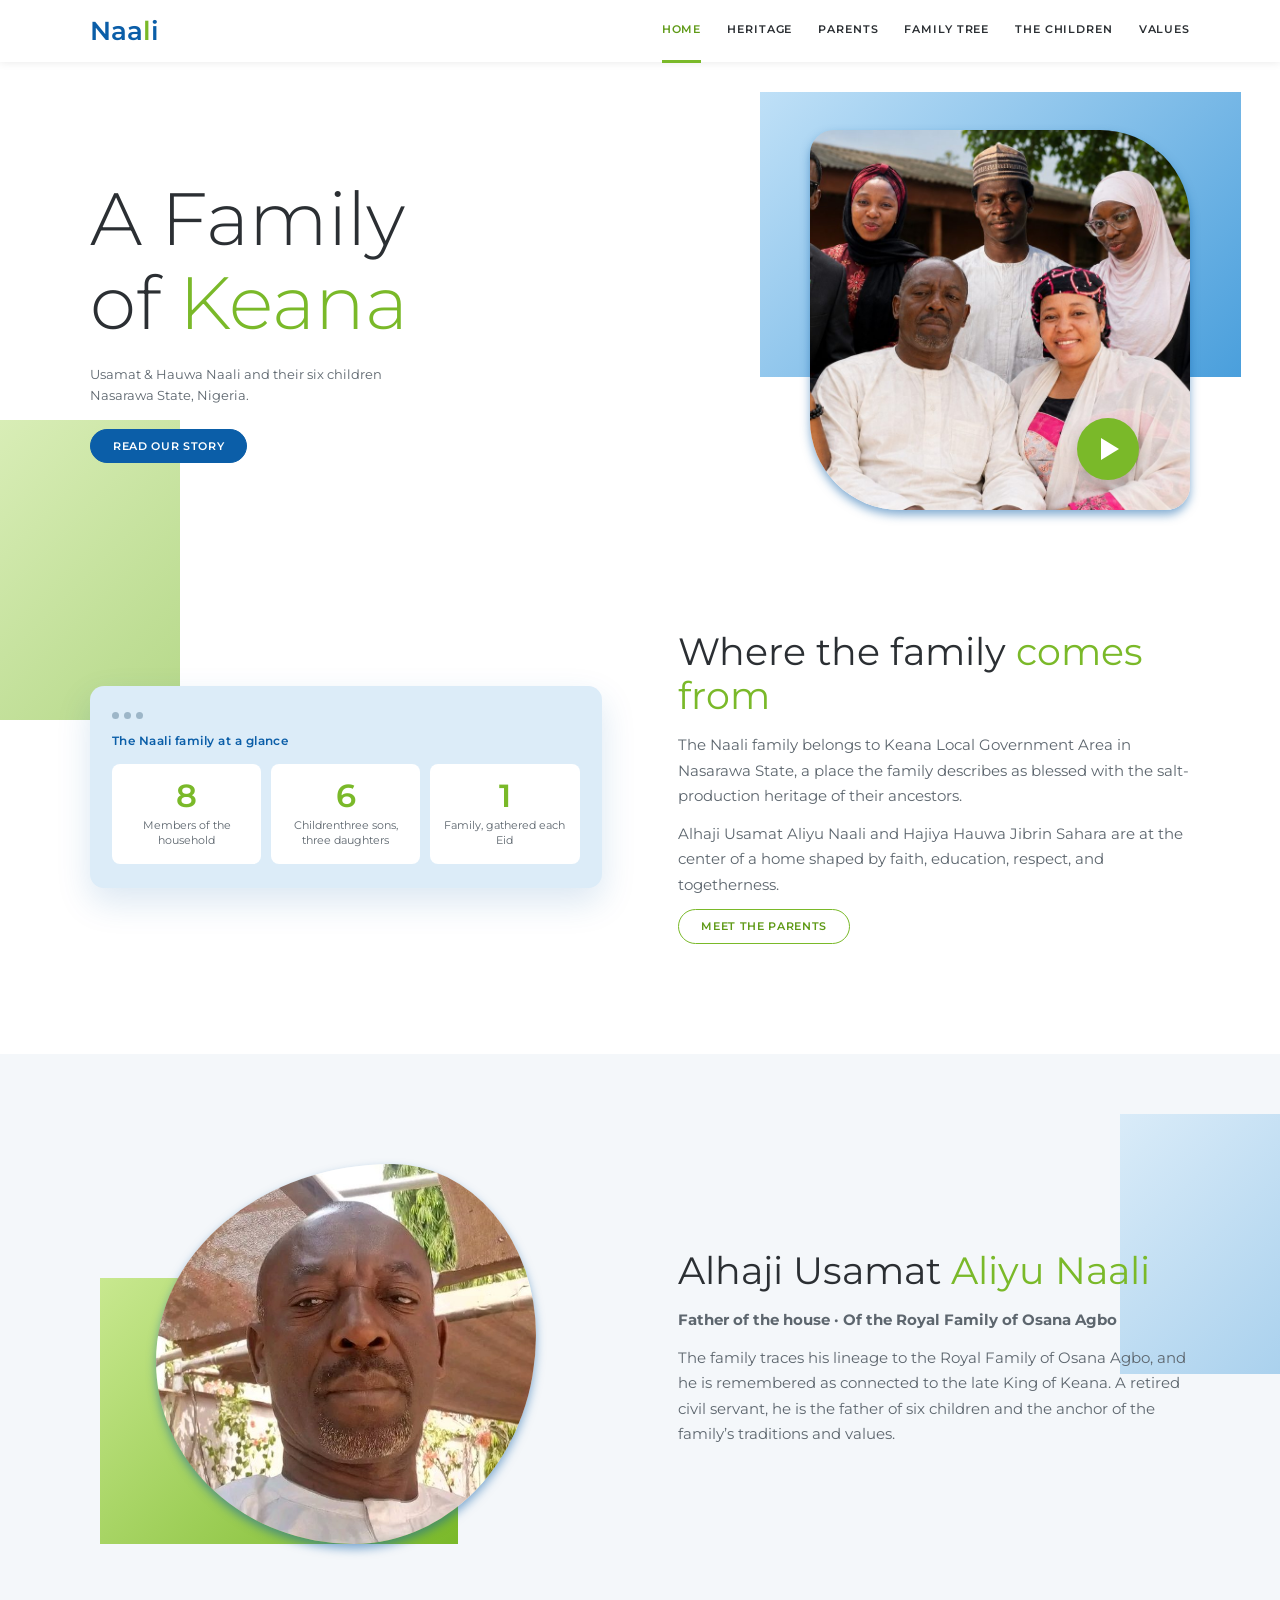
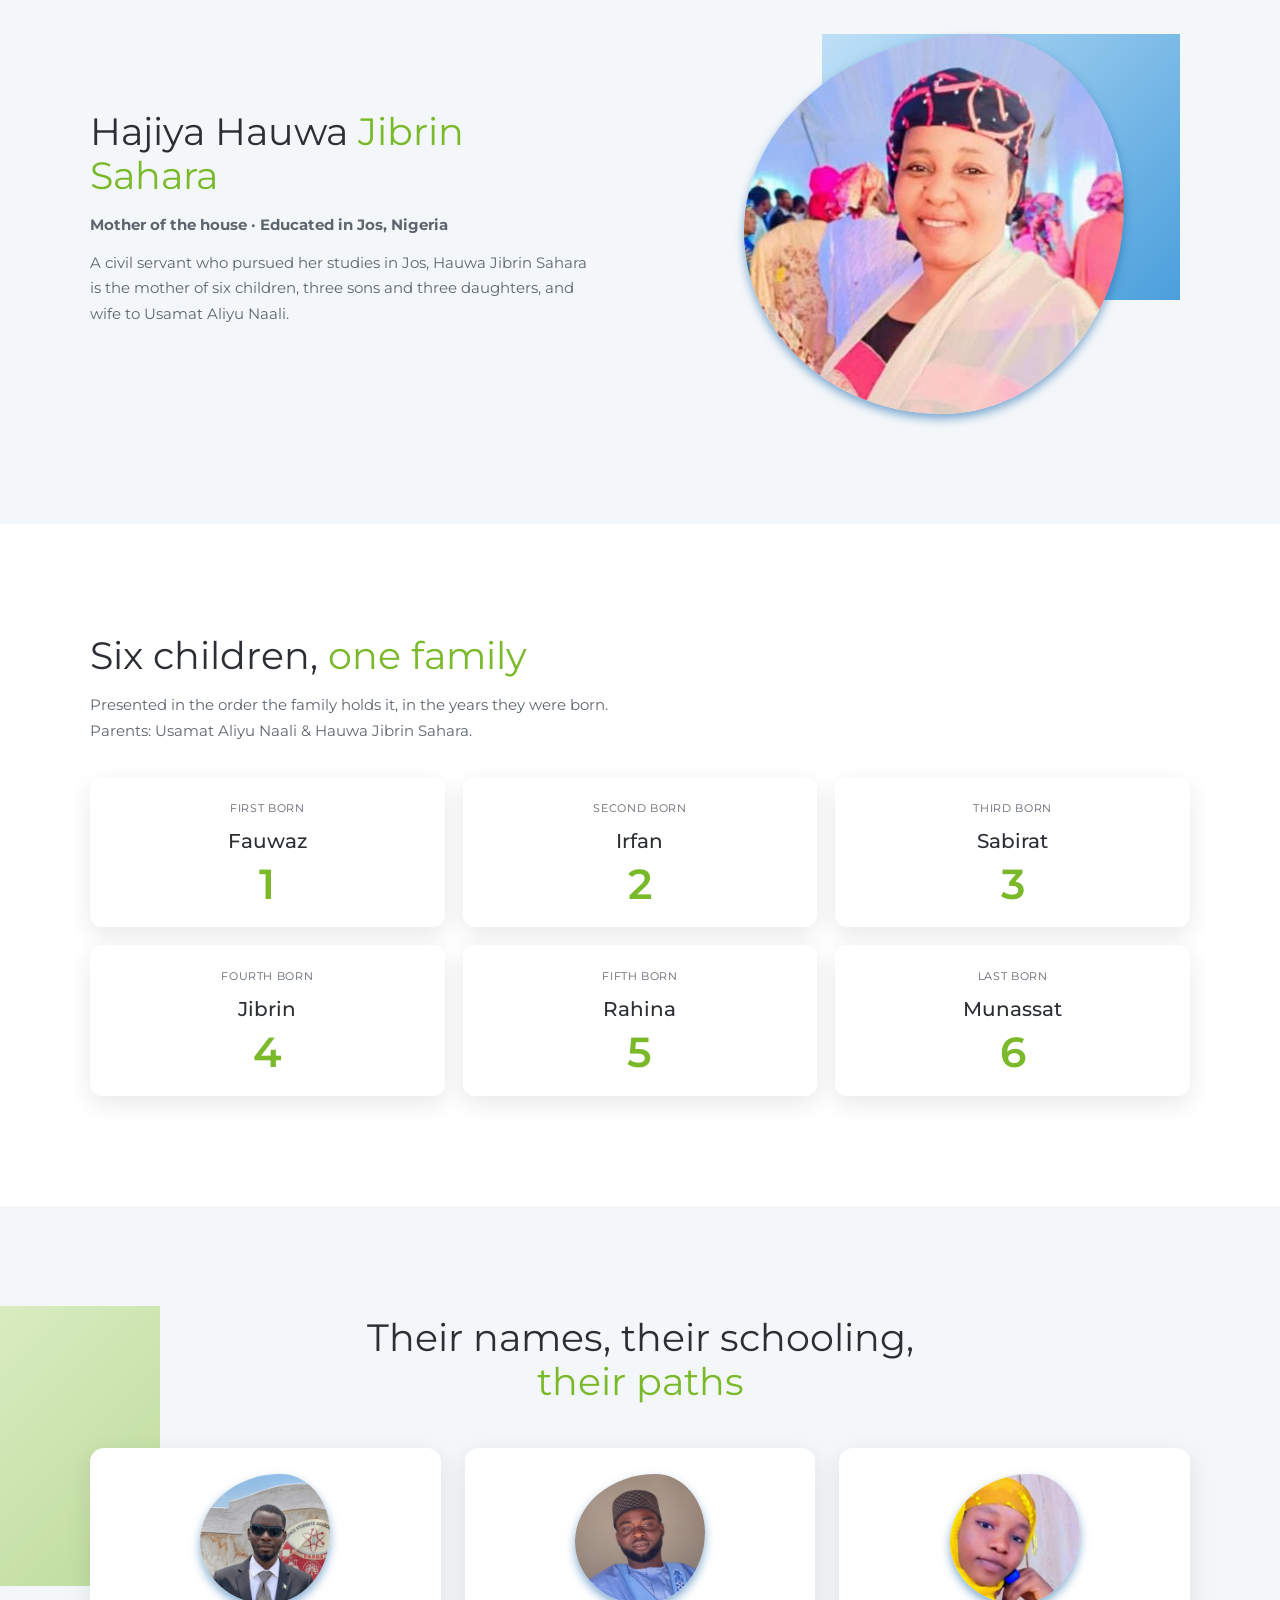
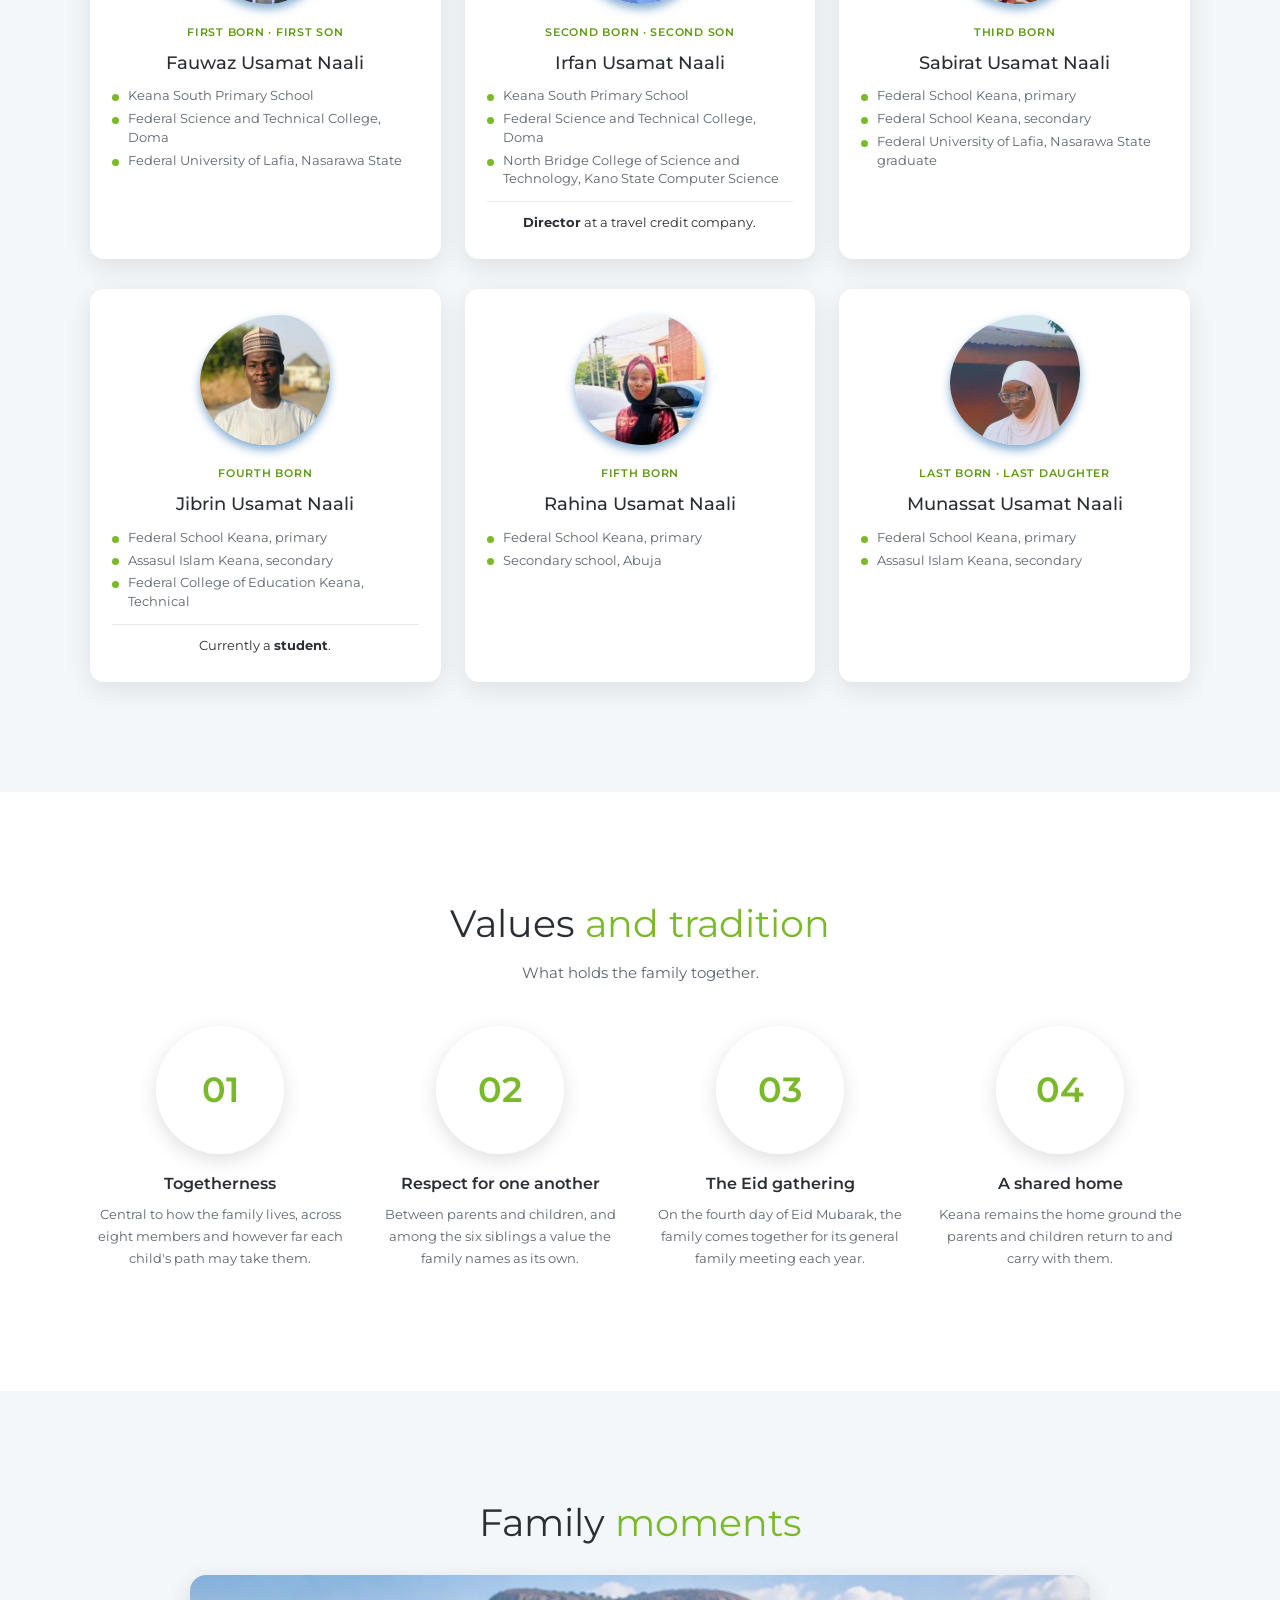
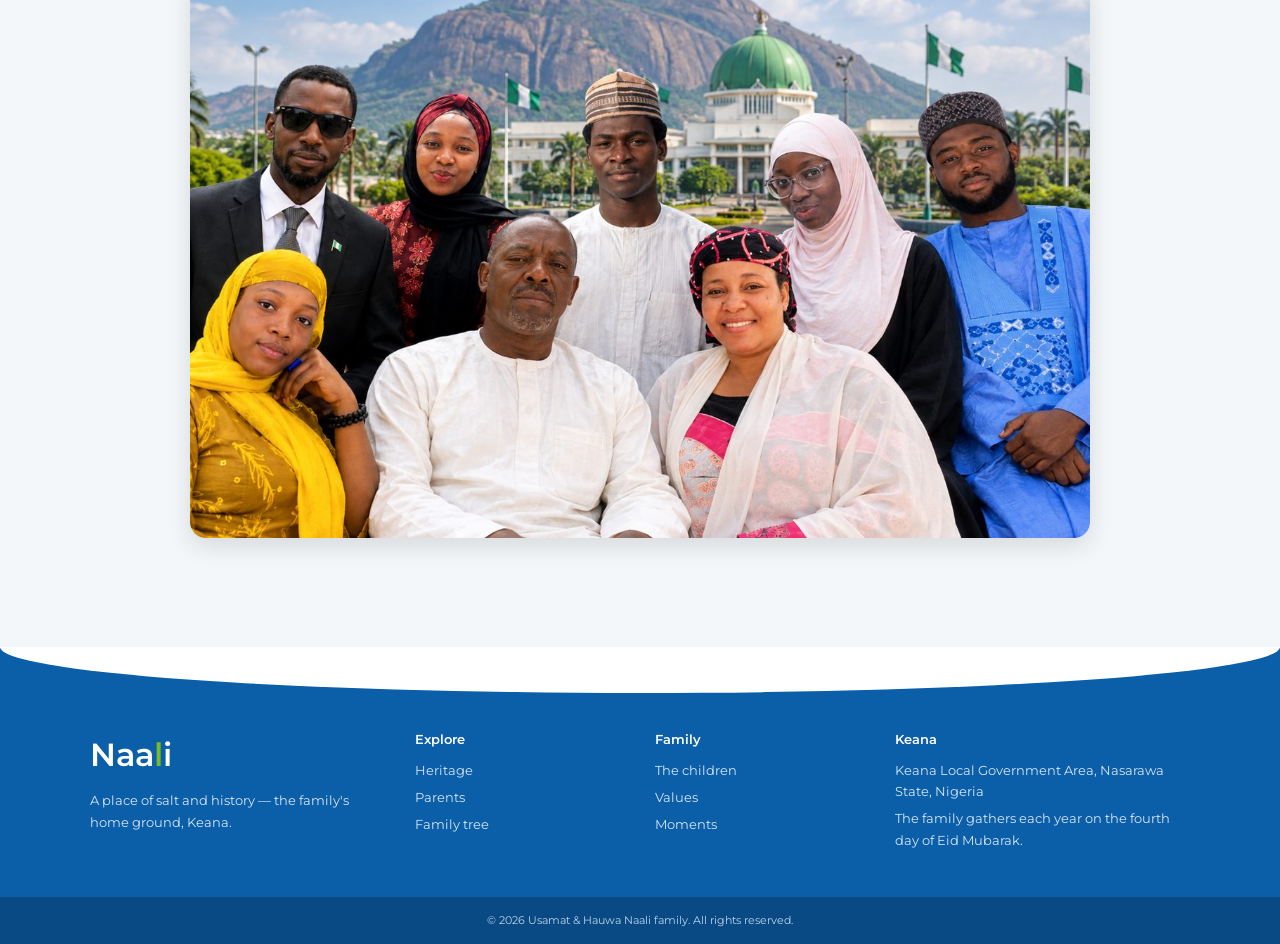
<file: index.html>
<!DOCTYPE html>
<html lang="en">
<head>
<meta charset="utf-8">
<meta name="viewport" content="width=device-width, initial-scale=1, viewport-fit=cover">
<title>Usamat &amp; Hauwa Naali — A Family of Keana</title>
<meta name="description" content="The heritage and story of the Naali family of Keana, Nasarawa State — Alhaji Usamat Aliyu Naali, Hajiya Hauwa Jibrin Sahara, and their six children.">
<meta name="theme-color" content="#0b5ea8">
<meta property="og:title" content="Usamat & Hauwa Naali — A Family of Keana">
<meta property="og:type" content="website">
<meta property="og:image" content="https://naali-family-heritage.vercel.app/images/family.jpg">
<link rel="preconnect" href="https://fonts.googleapis.com">
<link rel="preconnect" href="https://fonts.gstatic.com" crossorigin>
<link href="https://fonts.googleapis.com/css2?family=Montserrat:wght@300;400;500;600;700&display=swap" rel="stylesheet">
<link rel="stylesheet" href="style.css">
</head>
<body id="top">

<header><div class="wrap bar">
  <a class="logo" href="#top">Naa<i>l</i>i</a>
  <button class="burger" id="bg" aria-expanded="false" aria-controls="nav">Menu</button>
  <nav id="nav" aria-label="Main"><ul>
    <li><a href="#top" class="on">Home</a></li>
    <li><a href="#heritage">Heritage</a></li>
    <li><a href="#parents">Parents</a></li>
    <li><a href="#tree">Family tree</a></li>
    <li><a href="#children">The children</a></li>
    <li><a href="#values">Values</a></li>
  </ul></nav>
</div></header>

<!-- HERO -->
<section class="hero">
  <div class="blob b-green" style="width:300px;height:300px;left:-120px;top:420px;opacity:.55"></div>
  <div class="wrap">
    <div>
      <h1>A Family<br>of <b>Keana</b></h1>
      <small>Usamat &amp; Hauwa Naali and their six children  Nasarawa State, Nigeria.</small>
      <a class="btn blue" href="#heritage">Read our story</a>
    </div>
    <div class="media">
      <div class="blob b-blue" style="width:75%;height:75%;right:-8%;top:-10%"></div>
      <div class="pic"><img src="images/family.jpg" alt="The Naali family together"></div>
      <a class="play" href="#moments" aria-label="See family moments"></a>
    </div>
  </div>
</section>

<!-- HERITAGE -->
<section id="heritage" style="padding-top:40px">
  <div class="wrap row">
    <div class="window reveal">
      <div class="dots"><i></i><i></i><i></i></div>
      <h4>The Naali family at a glance</h4>
      <div class="stats">
        <div class="stat"><b>8</b><span>Members of the household</span></div>
        <div class="stat"><b>6</b><span>Childrenthree sons, three daughters</span></div>
        <div class="stat"><b>1</b><span>Family, gathered each Eid</span></div>
      </div>
    </div>
    <div class="reveal">
      <h2>Where the family <b>comes from</b></h2>
      <p>The Naali family belongs to Keana Local Government Area in Nasarawa State, a place the family describes as blessed with the salt-production heritage of their ancestors.</p>
      <p>Alhaji Usamat Aliyu Naali and Hajiya Hauwa Jibrin Sahara are at the center of a home shaped by faith, education, respect, and togetherness.</p>
      <a class="btn" href="#parents">Meet the parents</a>
    </div>
  </div>
</section>

<!-- PARENTS -->
<section id="parents" class="soft">
  <div class="blob b-blue" style="width:260px;height:260px;right:-100px;top:60px;opacity:.5"></div>
  <div class="wrap">
    <div class="row reveal">
      <div class="media"><div class="blob b-green" style="width:70%;height:70%;left:2%;bottom:0"></div>
        <div class="pic"><img src="images/father.jpg" alt="Alhaji Usamat Aliyu Naali"></div></div>
      <div>
        <h2>Alhaji Usamat <b>Aliyu Naali</b></h2>
        <p><strong>Father of the house · Of the Royal Family of Osana Agbo</strong></p>
        <p>The family traces his lineage to the Royal Family of Osana Agbo, and he is remembered as connected to the late King of Keana. A retired civil servant, he is the father of six children and the anchor of the family’s traditions and values.</p>
      </div>
    </div>
    <div class="row rev reveal" style="margin-top:90px">
      <div class="media"><div class="blob b-blue" style="width:70%;height:70%;right:2%;top:0"></div>
        <div class="pic"><img src="images/mother.jpg" alt="Hajiya Hauwa Jibrin Sahara"></div></div>
      <div>
        <h2>Hajiya Hauwa <b>Jibrin Sahara</b></h2>
        <p><strong>Mother of the house · Educated in Jos, Nigeria</strong></p>
        <p>A civil servant who pursued her studies in Jos, Hauwa Jibrin Sahara is the mother of six children, three sons and three daughters, and wife to Usamat Aliyu Naali.</p>
      </div>
    </div>
  </div>
</section>

<!-- TREE -->
<section id="tree">
  <div class="wrap">
    <div class="hd reveal">
      <h2>Six children, <b>one family</b></h2>
      <p>Presented in the order the family holds it, in the years they were born. Parents: Usamat Aliyu Naali &amp; Hauwa Jibrin Sahara.</p>
    </div>
    <div class="cards reveal">
      <div class="card"><em>First born</em><strong>Fauwaz</strong><div class="n">1</div></div>
      <div class="card"><em>Second born</em><strong>Irfan</strong><div class="n">2</div></div>
      <div class="card"><em>Third born</em><strong>Sabirat</strong><div class="n">3</div></div>
      <div class="card"><em>Fourth born</em><strong>Jibrin</strong><div class="n">4</div></div>
      <div class="card"><em>Fifth born</em><strong>Rahina</strong><div class="n">5</div></div>
      <div class="card"><em>Last born</em><strong>Munassat</strong><div class="n">6</div></div>
    </div>
  </div>
</section>

<!-- CHILDREN -->
<section id="children" class="soft">
  <div class="blob b-green" style="width:280px;height:280px;left:-120px;top:100px;opacity:.45"></div>
  <div class="wrap">
    <div class="hd center reveal"><h2>Their names, their schooling, <b>their paths</b></h2></div>
    <div class="kids">
      <div class="kid reveal"><div class="pic"><img src="images/child-1.jpg" alt="Fauwaz Usamat Naali"></div><em>First born · First son</em><h3>Fauwaz Usamat Naali</h3>
        <ul><li>Keana South Primary School</li><li>Federal Science and Technical College, Doma</li><li>Federal University of Lafia, Nasarawa State</li></ul></div>
      <div class="kid reveal"><div class="pic"><img src="images/child-2.jpg" alt="Irfan Usamat Naali"></div><em>Second born · Second son</em><h3>Irfan Usamat Naali</h3>
        <ul><li>Keana South Primary School</li><li>Federal Science and Technical College, Doma</li><li>North Bridge College of Science and Technology, Kano State Computer Science</li></ul><div class="work"><b>Director</b> at a travel credit company.</div></div>
      <div class="kid reveal"><div class="pic"><img src="images/child-3.jpg" alt="Sabirat Usamat Naali"></div><em>Third born</em><h3>Sabirat Usamat Naali</h3>
        <ul><li>Federal School Keana, primary</li><li>Federal School Keana, secondary</li><li>Federal University of Lafia, Nasarawa State graduate</li></ul></div>
      <div class="kid reveal"><div class="pic"><img src="images/child-4.jpg" alt="Jibrin Usamat Naali"></div><em>Fourth born</em><h3>Jibrin Usamat Naali</h3>
        <ul><li>Federal School Keana, primary</li><li>Assasul Islam Keana, secondary</li><li>Federal College of Education Keana, Technical</li></ul><div class="work">Currently a <b>student</b>.</div></div>
      <div class="kid reveal"><div class="pic"><img src="images/child-5.jpg" alt="Rahina Usamat Naali"></div><em>Fifth born</em><h3>Rahina Usamat Naali</h3>
        <ul><li>Federal School Keana, primary</li><li>Secondary school, Abuja</li></ul></div>
      <div class="kid reveal"><div class="pic"><img src="images/child-6.jpg" alt="Munassat Usamat Naali"></div><em>Last born · Last daughter</em><h3>Munassat Usamat Naali</h3>
        <ul><li>Federal School Keana, primary</li><li>Assasul Islam Keana, secondary</li></ul></div>
    </div>
  </div>
</section>

<!-- VALUES -->
<section id="values">
  <div class="wrap">
    <div class="hd center reveal"><h2>Values <b>and tradition</b></h2><p>What holds the family together.</p></div>
    <div class="vals reveal">
      <div class="val"><div class="ring">01</div><h3>Togetherness</h3><p>Central to how the family lives, across eight members and however far each child's path may take them.</p></div>
      <div class="val"><div class="ring">02</div><h3>Respect for one another</h3><p>Between parents and children, and among the six siblings a value the family names as its own.</p></div>
      <div class="val"><div class="ring">03</div><h3>The Eid gathering</h3><p>On the fourth day of Eid Mubarak, the family comes together for its general family meeting each year.</p></div>
      <div class="val"><div class="ring">04</div><h3>A shared home</h3><p>Keana remains the home ground the parents and children return to and carry with them.</p></div>
    </div>
  </div>
</section>

<!-- MOMENTS -->
<section id="moments" class="soft">
  <div class="wrap">
    <div class="hd center reveal"><h2>Family <b>moments</b></h2></div>
    <div class="moments reveal">
      <img src="images/family-abuja.jpg" alt="The Naali family together in Abuja" loading="lazy">
    </div>
  </div>
</section>

<footer>
  <div class="wrap fgrid">
    <div><div class="flogo">Naa<i>l</i>i</div><p style="margin-top:8px">A place of salt and history — the family's home ground, Keana.</p></div>
    <div><h5>Explore</h5><a href="#heritage">Heritage</a><a href="#parents">Parents</a><a href="#tree">Family tree</a></div>
    <div><h5>Family</h5><a href="#children">The children</a><a href="#values">Values</a><a href="#moments">Moments</a></div>
    <div><h5>Keana</h5><p>Keana Local Government Area, Nasarawa State, Nigeria</p><p>The family gathers each year on the fourth day of Eid Mubarak.</p></div>
  </div>
  <div class="copy">© 2026 Usamat &amp; Hauwa Naali family. All rights reserved.</div>
</footer>

<script src="script.js"></script>
</body>
</html>
</file>
<file: style.css>
:root {
  --green: #7ab929;
  --green-d: #5f9a17;
  --blue: #0b5ea8;
  --blue-l: #dcecf8;
  --ink: #2b2f33;
  --muted: #5d666e;
  --bg: #fff;
  --soft: #f4f7fa;
}

* {
  box-sizing: border-box;
  margin: 0;
  padding: 0;
}

html {
  scroll-behavior: smooth;
  scroll-padding-top: 70px;
}

body {
  font-family: Montserrat, system-ui, sans-serif;
  font-weight: 400;
  font-size: 15px;
  line-height: 1.7;
  color: var(--ink);
  background: var(--bg);
  overflow-x: hidden;
  padding-top: env(safe-area-inset-top, 0);
}

img {
  max-width: 100%;
  display: block;
}

a {
  color: inherit;
  text-decoration: none;
}

.wrap {
  width: min(1100px, 100% - 2.5rem);
  margin-inline: auto;
  position: relative;
}

h1,
h2 {
  font-weight: 400;
  line-height: 1.15;
  color: var(--ink);
}

h1 {
  font-size: clamp(2.6rem, 7vw, 4.6rem);
  font-weight: 300;
}

h2 {
  font-size: clamp(1.7rem, 3.6vw, 2.4rem);
  margin-bottom: 14px;
}

h1 b,
h2 b {
  color: var(--green);
  font-weight: inherit;
}

p {
  color: var(--muted);
  margin-bottom: 12px;
}

section {
  padding: clamp(60px, 9vw, 110px) 0;
  position: relative;
}

.btn {
  display: inline-block;
  padding: 7px 22px;
  border: 1px solid var(--green);
  color: var(--green-d);
  border-radius: 30px;
  font-size: 11px;
  font-weight: 600;
  letter-spacing: 0.06em;
  text-transform: uppercase;
  transition: 0.25s;
}

.btn:hover,
.btn.solid {
  background: var(--green);
  color: #fff;
}

.btn.blue {
  background: var(--blue);
  border-color: var(--blue);
  color: #fff;
}

.btn.blue:hover {
  background: #094a85;
}

/* header */
header {
  position: fixed;
  inset: 0 0 auto 0;
  z-index: 20;
  background: #fff;
  box-shadow: 0 1px 8px rgba(0, 0, 0, 0.08);
  padding-top: env(safe-area-inset-top, 0);
}

.bar {
  display: flex;
  align-items: center;
  justify-content: space-between;
  height: 62px;
}

.logo {
  font-size: 1.6rem;
  font-weight: 600;
  color: var(--blue);
}

.logo i {
  font-style: normal;
  color: var(--green);
}

nav ul {
  display: flex;
  gap: 26px;
  list-style: none;
}

nav a {
  font-size: 11px;
  font-weight: 600;
  letter-spacing: 0.08em;
  text-transform: uppercase;
  padding: 21px 0;
  border-bottom: 3px solid transparent;
  display: block;
}

nav a:hover,
nav a.on {
  color: var(--green-d);
  border-color: var(--green);
}

.burger {
  display: none;
  background: none;
  border: 1px solid var(--blue);
  color: var(--blue);
  padding: 5px 14px;
  border-radius: 20px;
  font: 600 11px Montserrat;
  text-transform: uppercase;
}

@media (max-width: 820px) {
  .burger {
    display: block;
  }

  nav {
    position: absolute;
    top: 62px;
    left: 0;
    right: 0;
    background: #fff;
    display: none;
    box-shadow: 0 8px 12px rgba(0, 0, 0, 0.08);
  }

  nav.open {
    display: block;
  }

  nav ul {
    flex-direction: column;
    gap: 0;
    padding: 8px 20px;
  }

  nav a {
    padding: 12px 0;
    border: 0;
  }
}

/* blobs */
.blob {
  position: absolute;
  z-index: 0;
  border-radius: 58% 42% 55% 45% / 50% 60% 40% 50;
  pointer-events: none;
}

.b-green {
  background: linear-gradient(135deg, #c8e88f, var(--green));
}

.b-blue {
  background: linear-gradient(135deg, #bfe0f7, #4a9fdc);
}

.pic {
  border-radius: 62% 38% 48% 52% / 52% 45% 55% 48%;
  overflow: hidden;
  position: relative;
  z-index: 1;
  box-shadow: 0 5px 10px rgba(11, 94, 168, 0.5);
}

.pic img {
  width: 100%;
  height: 100%;
  object-fit: cover;
}

.round {
  border-radius: 50%;
}

/* hero */
.hero {
  padding-top: 130px;
  padding-bottom: 80px;
  background: #fff;
}

.hero .wrap {
  display: grid;
  grid-template-columns: 0.8fr 1.2fr;
  gap: 30px;
  align-items: center;
}

.hero small {
  display: block;
  margin: 18px 0 22px;
  color: var(--muted);
  max-width: 34ch;
}

.hero .pic {
  aspect-ratio: 16 / 10;
  max-width: 620px;
  margin-left: auto;
  border-radius: 24px 90px 24px 90px;
}

.play {
  position: absolute;
  z-index: 2;
  right: 8%;
  bottom: 8%;
  width: 62px;
  height: 62px;
  border-radius: 50%;
  background: var(--green);
  display: grid;
  place-items: center;
  box-shadow: 0 6px 16px rgba(0, 0, 0, 0.2);
}

.play::after {
  content: "";
  border-left: 18px solid #fff;
  border-top: 11px solid transparent;
  border-bottom: 11px solid transparent;
  margin-left: 5px;
}

@media (max-width: 820px) {
  .hero .wrap,
  .row {
    grid-template-columns: 1fr !important;
  }

  .hero .pic {
    margin: 0 auto;
  }
}

/* rows */
.row {
  display: grid;
  grid-template-columns: 1fr 1fr;
  gap: clamp(30px, 6vw, 80px);
  align-items: center;
}

.row.rev .media {
  order: 2;
}

@media (max-width: 820px) {
  .row.rev .media {
    order: 0;
  }
}

.media {
  position: relative;
  display: grid;
  place-items: center;
}

.media .pic {
  width: min(380px, 85vw);
  aspect-ratio: 1;
}

/* window card (heritage) */
.window {
  background: var(--blue-l);
  border-radius: 14px;
  padding: 26px 22px 24px;
  box-shadow: 0 14px 34px rgba(11, 94, 168, 0.15);
  position: relative;
  z-index: 1;
  width: 100%;
}

.window .dots {
  display: flex;
  gap: 5px;
  margin-bottom: 12px;
}

.window .dots i {
  width: 7px;
  height: 7px;
  border-radius: 50%;
  background: #9db6c8;
}

.window h4 {
  font-size: 12px;
  font-weight: 600;
  color: var(--blue);
  margin-bottom: 12px;
  letter-spacing: 0.04em;
}

.stats {
  display: grid;
  grid-template-columns: repeat(3, 1fr);
  gap: 10px;
}

.stat {
  background: #fff;
  border-radius: 8px;
  padding: 16px 8px;
  text-align: center;
}

.stat b {
  display: block;
  font-size: 2rem;
  font-weight: 600;
  color: var(--green);
  line-height: 1;
}

.stat span {
  font-size: 11px;
  color: var(--muted);
  display: block;
  margin-top: 6px;
  line-height: 1.35;
}

/* order cards */
.soft {
  background: var(--soft);
}

.cards {
  display: grid;
  grid-template-columns: repeat(3, 1fr);
  gap: 18px;
  margin-top: 34px;
}

@media (max-width: 820px) {
  .cards {
    grid-template-columns: repeat(2, 1fr);
  }
}

.card {
  background: #fff;
  border-radius: 12px;
  box-shadow: 0 8px 24px rgba(0, 0, 0, 0.09);
  padding: 22px 16px;
  text-align: center;
  position: relative;
  z-index: 1;
}

.card em {
  font-style: normal;
  font-size: 11px;
  letter-spacing: 0.06em;
  text-transform: uppercase;
  color: var(--muted);
  display: block;
}

.card strong {
  display: block;
  font-size: 1.25rem;
  font-weight: 500;
  margin: 6px 0;
}

.card .n {
  font-size: 2.6rem;
  font-weight: 600;
  color: var(--green);
  line-height: 1;
}

.hd {
  max-width: 560px;
}

.center {
  text-align: center;
  margin-inline: auto;
}

/* children */
.kids {
  display: grid;
  grid-template-columns: repeat(3, 1fr);
  gap: 30px 24px;
  margin-top: 44px;
}

@media (max-width: 960px) {
  .kids {
    grid-template-columns: repeat(2, 1fr);
  }
}

@media (max-width: 600px) {
  .kids {
    grid-template-columns: 1fr;
  }
}

.kid {
  background: #fff;
  border-radius: 14px;
  box-shadow: 0 8px 26px rgba(0, 0, 0, 0.09);
  padding: 26px 22px;
  text-align: center;
  position: relative;
  z-index: 1;
}

.kid .pic {
  width: 130px;
  height: 130px;
  margin: 0 auto 14px;
}

.kid em {
  font-style: normal;
  font-size: 10.5px;
  font-weight: 600;
  letter-spacing: 0.07em;
  text-transform: uppercase;
  color: var(--green-d);
}

.kid h3 {
  font-size: 1.1rem;
  font-weight: 500;
  margin: 4px 0 10px;
}

.kid ul {
  list-style: none;
  text-align: left;
  font-size: 12.5px;
  color: var(--muted);
}

.kid li {
  padding-left: 16px;
  position: relative;
  margin-bottom: 4px;
  line-height: 1.5;
}

.kid li::before {
  content: "";
  position: absolute;
  left: 0;
  top: 0.55em;
  width: 7px;
  height: 7px;
  border-radius: 50%;
  background: var(--green);
}

.kid .work {
  margin-top: 12px;
  padding-top: 10px;
  border-top: 1px solid #e6ebef;
  font-size: 12.5px;
  color: var(--ink);
}

/* values */
.vals {
  display: grid;
  grid-template-columns: repeat(4, 1fr);
  gap: 20px;
  margin-top: 40px;
}

@media (max-width: 900px) {
  .vals {
    grid-template-columns: repeat(2, 1fr);
  }
}

@media (max-width: 520px) {
  .vals {
    grid-template-columns: 1fr;
  }
}

.val {
  text-align: center;
}

.val .ring {
  width: 128px;
  height: 128px;
  border-radius: 50%;
  margin: 0 auto 16px;
  display: grid;
  place-items: center;
  background: #fff;
  box-shadow: 0 6px 20px rgba(0, 0, 0, 0.12);
  font-size: 2.2rem;
  font-weight: 600;
  color: var(--green);
}

.val h3 {
  font-size: 1rem;
  font-weight: 600;
  margin-bottom: 6px;
}

.val p {
  font-size: 13px;
}

/* moments */
.moments {
  margin-top: 30px;
  max-width: 900px;
  margin-inline: auto;
}

.moments img {
  width: 100%;
  aspect-ratio: 16 / 10;
  object-fit: cover;
  border-radius: 16px;
  box-shadow: 0 8px 24px rgba(0, 0, 0, 0.12);
}

/* footer */
footer {
  background: var(--blue);
  color: #fff;
  position: relative;
  padding: 80px 0 0;
}

footer::before {
  content: "";
  position: absolute;
  top: -1px;
  left: 0;
  right: 0;
  height: 46px;
  background: #fff;
  border-radius: 0 0 50% 50% / 0 0 100% 100%;
}

.fgrid {
  display: grid;
  grid-template-columns: 1.4fr 1fr 1fr 1.4fr;
  gap: 30px;
  padding-bottom: 40px;
}

@media (max-width: 820px) {
  .fgrid {
    grid-template-columns: 1fr 1fr;
  }
}

.fgrid h5 {
  font-size: 13px;
  font-weight: 600;
  margin-bottom: 10px;
}

.fgrid a,
.fgrid p {
  display: block;
  font-size: 12.5px;
  color: #d6e6f5;
  margin-bottom: 6px;
}

.fgrid a:hover {
  color: #fff;
}

.flogo {
  font-size: 2rem;
  font-weight: 600;
}

.flogo i {
  font-style: normal;
  color: var(--green);
}

.copy {
  background: #094a85;
  text-align: center;
  font-size: 11px;
  color: #bcd4ea;
  padding: 14px 10px calc(14px + env(safe-area-inset-bottom, 0));
}

.reveal {
  opacity: 0;
  transform: translateY(24px);
  transition: 0.8s;
}

.reveal.in {
  opacity: 1;
  transform: none;
}

@media (prefers-reduced-motion: reduce) {
  .reveal {
    opacity: 1;
    transform: none;
    transition: none;
  }
}
</file>
